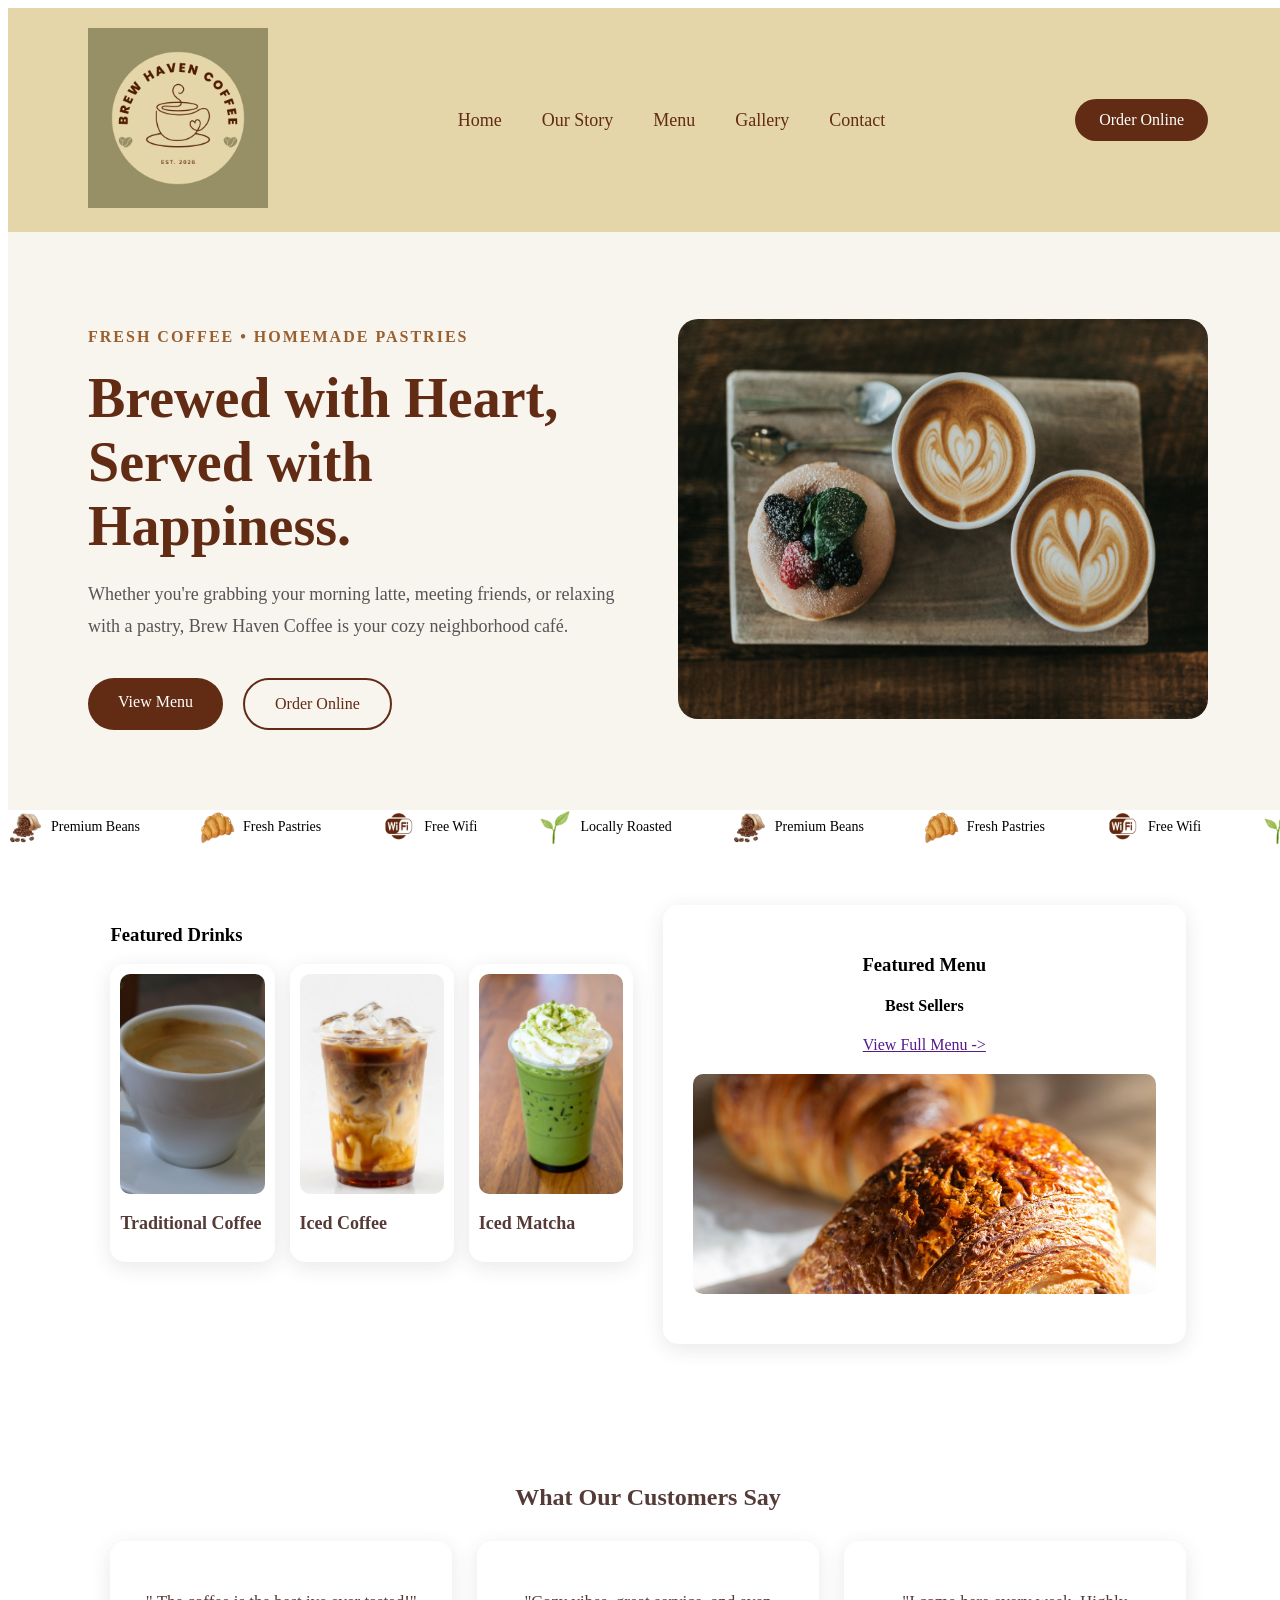
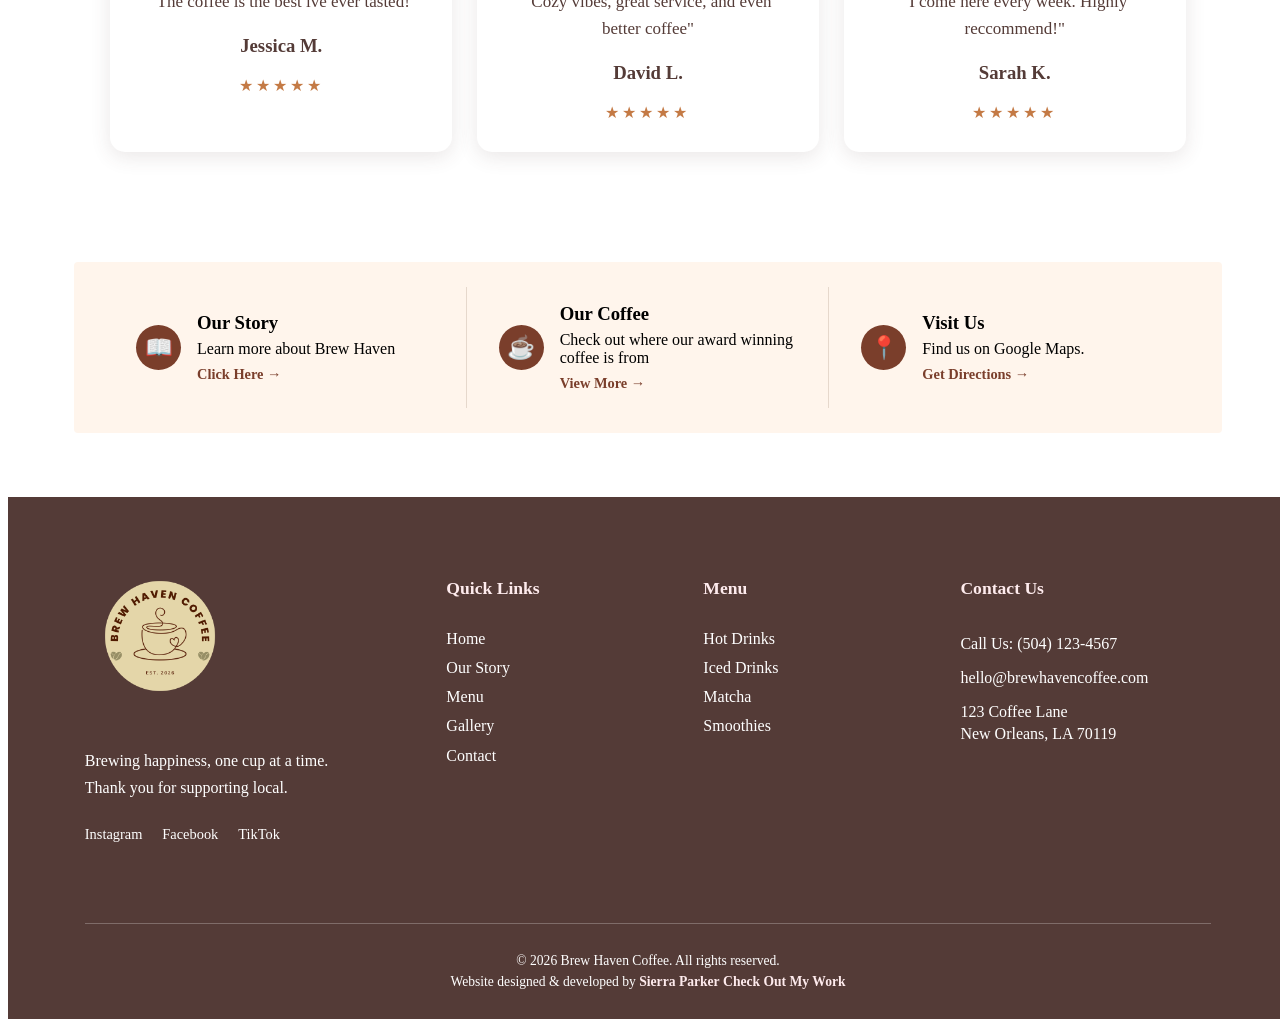
<file: Website/index.html>
<!DOCTYPE html>
<html lang="en">

<head>
    <meta charset="UTF-8">
    <meta name="viewport" content="width=device-width, initial-scale=1.0">

    <title>Brew Haven Coffee</title>

    <link rel="stylesheet" href="css/style.css">
    <link rel="stylesheet" href="css/responsive.css">
</head>

<body>

    <header>
        <nav class="navbar">

            <a href="index.html" class="logo">
                <img class="navbar-img" src="images/Brew-Haven-Coffee-Logo-Sage.png" alt="Brew Haven Coffee Logo">
            </a>

            <div class="navbar-links">
                <a href="index.html">Home</a>
                <a href="about.html">Our Story</a>
                <a href="menu.html">Menu</a>
                <a href="gallery.html">Gallery</a>
                <a href="contact.html">Contact</a>
            </div>

            <a class="order-online" href="orderonline.html">
                Order Online
            </a>

        </nav>
    </header>

    <main>

        <section class="hero">
            <!-- Left Side -->
            <div class="hero-text">

                <p class="hero-subtitle">
                    Fresh Coffee • Homemade Pastries
                </p>

                <h1>
                    Brewed with Heart,
                    Served with Happiness.
                </h1>

                <p class="hero-description">
                    Whether you're grabbing your morning latte,
                    meeting friends, or relaxing with a pastry,
                    Brew Haven Coffee is your cozy neighborhood café.
                </p>

                <div class="hero-buttons">

                    <a href="menu.html" class="primary-btn">
                        View Menu
                    </a>

                    <a href="orderonline.html" class="secondary-btn">
                        Order Online
                    </a>

                </div>

            </div>

            <!-- Right Side -->

            <div class="hero-image">

                <img class="hero-img" src="images/Coffee-and-food-1.jpg" alt="Fresh coffee and pastries">

            </div>

        </section>
        <section class="whyus">
            <div class="why-us-track">

            </div>

        </section>

        <section class="featured-section">
            <div class="featured-drinks">
                <h3>Featured Drinks</h3>

                <div class="drinks">
                    <div class="drink">
                        <img src="images/black-coffee.png" alt="cup of black coffee">
                        <p>Traditional Coffee</p>

                    </div>
                    <div class="drink">
                        <img src="images/carmel-iced.png" alt="Iced carmel latte">
                        <p>Iced Coffee</p>

                    </div>
                    <div class="drink">
                        <img src="images/iced-matcha.png" alt="Iced matcha drink">
                        <p>Iced Matcha</p>

                    </div>
                </div>
            </div>

            <div class="featured-menu">
                <h3>Featured Menu</h3>
                <h4>Best Sellers</h4>
                <a href="">View Full Menu -></a>
                <img src="images/Coffee-and-food-2.jpg" id="menu-img" alt="">
            </div>
        </section>

        <section class="testimonials">
            <h2>What Our Customers Say</h2>
            <div id="testimonial-container"></div>

        </section>

        <section class="call-to-action">
            <div class="our-story">
                <div class="call-icon">📖</div>
                <div>
                    <h3>Our Story</h3>
                    <p>Learn more about Brew Haven</p>
                    <a href="#">Click Here →</a>
                </div>
            </div>


            <div class="our-coffee-bio">
                <div class="call-icon">☕</div>
                <div>
                    <h3>Our Coffee</h3>
                    <p>Check out where our award winning coffee is from</p>
                    <button data-open-button="#our-coffee">View More →</button>
                </div>
            </div>
            <div class="our-coffee" id="our-coffee">
                <div class="coffee-story-header">
                    <h2>Our Coffee</h2>
                    <button data-close-button class="coffee-story-close-button">&times;</button>
                </div>
                <div class="coffee-story-body">
                    <p>Lorem ipsum dolor sit amet consectetur, adipisicing elit. Blanditiis nihil asperiores reiciendis
                        consequuntur, voluptatibus quasi fugiat suscipit! Deserunt vitae sunt quis provident sit ut
                        harum accusantium nam, maxime aliquid autem!</p>
                </div>
            </div>

            <div id="overlay"></div>

            <div class="location">
                <div class="call-icon">📍</div>
                <div>
                    <h3>Visit Us</h3>
                    <p>Find us on Google Maps.</p>
                    <a href="https://maps.app.goo.gl/k5i51asqncuvhvxy5">Get Directions →</a>
                </div>
            </div>


        </section>
    </main>

    <footer>
        <div class="footer-logo">
            <img src="images/Brew-Haven-Coffee-Logo.png" alt="Brew Haven Coffee logo.">
            <p>Brewing happiness, one cup at a time. Thank you for supporting local.</p>
            <a href="">Instagram</a>
            <a href="">Facebook</a>
            <a href="">TikTok</a>
        </div>

        <div class="quick-links">
            <h3>Quick Links</h3>
            <a href="index.html">Home</a>
            <a href="about.html">Our Story</a>
            <a href="menu.html">Menu</a>
            <a href="gallery.html">Gallery</a>
            <a href="contact.html">Contact</a>
        </div>

        <div class="menu">
            <h3>Menu</h3>
            <a href="">Hot Drinks</a>
            <a href="">Iced Drinks</a>
            <a href="">Matcha</a>
            <a href="">Smoothies</a>
        </div>

        <div class="contact-us">
            <h3>Contact Us</h3>
            <div class="footer-phone">
                <a href="tel:+15041234567">Call Us: (504) 123-4567</a>
            </div>
            <div class="footer-email">
                <a href="mailto:hello@brewhavencoffee.com">hello@brewhavencoffee.com</a>
            </div>
            <div class="footer-address">
                <a href="https://maps.app.goo.gl/k5i51asqncuvhvxy5">123 Coffee Lane</a>
                <p>New Orleans, LA 70119</p>
            </div>

        </div>
        <div class="footer-credit">
            <p>© 2026 Brew Haven Coffee. All rights reserved.</p>
            <p>Website designed & developed by
                <a href="mailto:parkersierra28@gmail.com">Sierra Parker</a>
                <a href="https://sierra-portfolio-puce.vercel.app/index.html">Check Out My Work</a>
            </p>
        </div>
    </footer>

    <script src="js/script.js"></script>

</body>

</html>
</file>
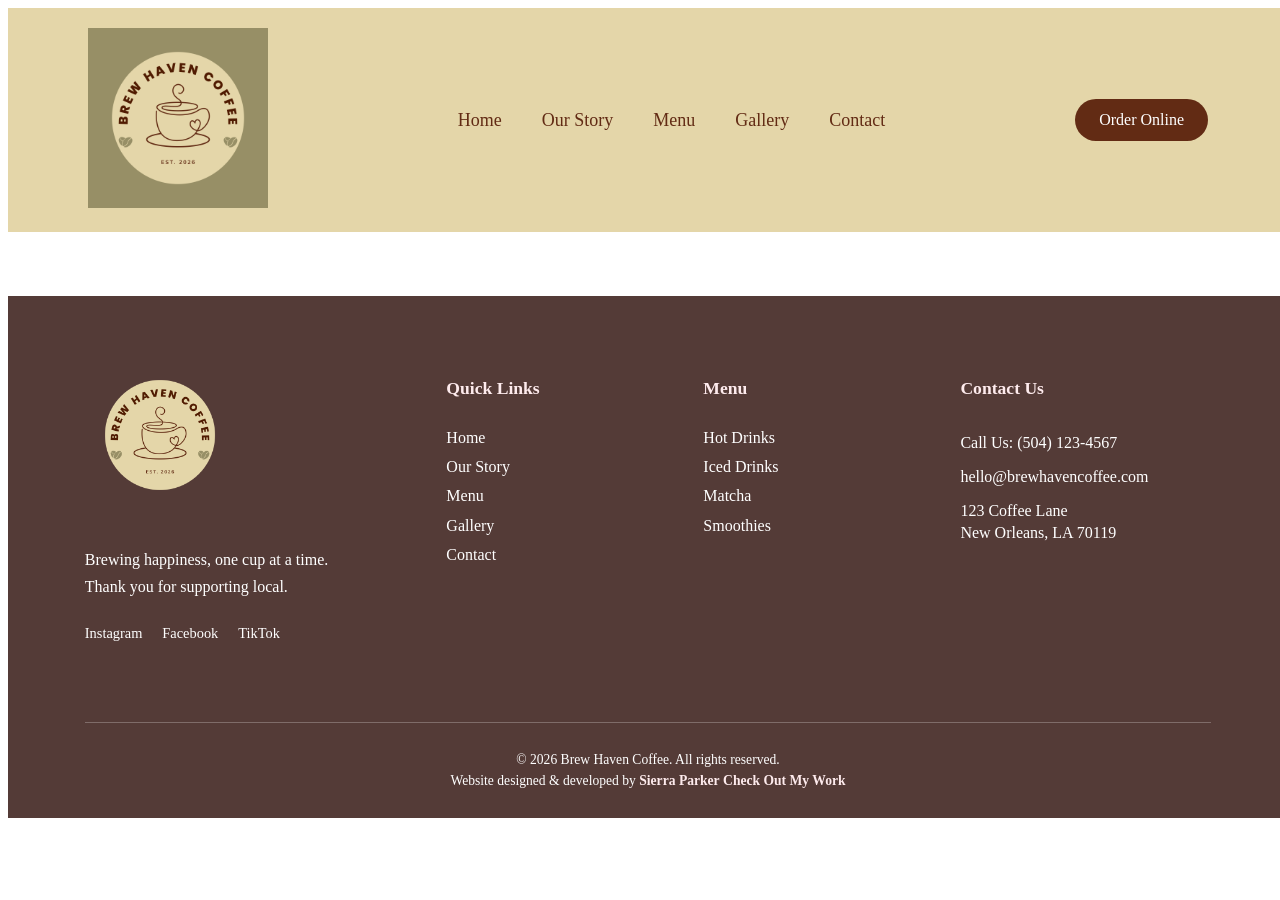
<file: Website/about.html>
<!DOCTYPE html>
<html lang="en">

<head>
    <meta charset="UTF-8">
    <meta name="viewport" content="width=device-width, initial-scale=1.0">

    <title>Brew Haven Coffee</title>

    <link rel="stylesheet" href="css/style.css">
     <link rel="stylesheet" href="css/responsive.css">
</head>

<body>

    <header>
        <nav class="navbar">

            <a href="index.html" class="logo">
                <img class="navbar-img" src="images/Brew-Haven-Coffee-Logo-Sage.png" alt="Brew Haven Coffee Logo">
            </a>

            <div class="navbar-links">
                <a href="index.html">Home</a>
                <a href="about.html">Our Story</a>
                <a href="menu.html">Menu</a>
                <a href="gallery.html">Gallery</a>
                <a href="contact.html">Contact</a>
            </div>

            <a class="order-online" href="orderonline.html">
                Order Online
            </a>

        </nav>
    </header>
        
    
    <footer>
        <div class="footer-logo">
            <img src="images/Brew-Haven-Coffee-Logo.png" alt="Brew Haven Coffee logo.">
            <p>Brewing happiness, one cup at a time. Thank you for supporting local.</p>
            <a href="">Instagram</a>
            <a href="">Facebook</a>
            <a href="">TikTok</a>
        </div>

        <div class="quick-links">
            <h3>Quick Links</h3>
            <a href="index.html">Home</a>
            <a href="about.html">Our Story</a>
            <a href="menu.html">Menu</a>
            <a href="gallery.html">Gallery</a>
            <a href="contact.html">Contact</a>
        </div>

        <div class="menu">
            <h3>Menu</h3>
            <a href="">Hot Drinks</a>
            <a href="">Iced Drinks</a>
            <a href="">Matcha</a>
            <a href="">Smoothies</a>
        </div>

        <div class="contact-us">
            <h3>Contact Us</h3>
            <div class="footer-phone">
                <a href="tel:+15041234567">Call Us: (504) 123-4567</a>
            </div>
            <div class="footer-email">
                <a href="mailto:hello@brewhavencoffee.com">hello@brewhavencoffee.com</a>
            </div>
            <div class="footer-address">
                <a href="https://maps.app.goo.gl/k5i51asqncuvhvxy5">123 Coffee Lane</a>
                <p>New Orleans, LA 70119</p>
            </div>

        </div>
        <div class="footer-credit">
            <p>© 2026 Brew Haven Coffee. All rights reserved.</p>
            <p>Website designed & developed by
                <a href="mailto:parkersierra28@gmail.com">Sierra Parker</a>
                <a href="https://sierra-portfolio-puce.vercel.app/index.html">Check Out My Work</a>
            </p>
        </div>
    </footer>
    <script src="js/script.js"></script>
    </body>
    </html>
</file>
<file: Website/css/style.css>
html,
body {
    width: 100%;
    max-width: 100%;
    overflow-x: hidden;
}

/* Navigation */

.navbar {
    display: flex;
    justify-content: space-between;
    align-items: center;

    padding: 20px 80px;

    background: #e4d6a9;
}

.navbar-img {
    width: 180px;
    height: auto;
}

.navbar-links {
    display: flex;
    gap: 40px;
}

.navbar-links a {
    text-decoration: none;
    color: #622b14;
    font-size: 18px;
    font-weight: 500;
}

.navbar-links a:hover {
    color: #995f2f;
}

.order-online {
    text-decoration: none;

    background: #622b14;
    color: white;

    padding: 12px 24px;

    border-radius: 40px;

    transition: .3s;
}

.order-online:hover {
    background: #995f2f;
}

/* Hero Section */

.hero-img {
    width: 600px;
    height: 400px;
}

.hero {

    display: flex;

    justify-content: space-between;

    align-items: center;

    padding: 80px;

    background: #F8F4EE;

    gap: 60px;

}

.hero-text {

    flex: 1;

}

.hero-image {

    flex: 1;

}

.hero-img {

    width: 100%;

    border-radius: 20px;

}

.hero-subtitle {

    color: #995f2f;

    font-weight: 600;

    letter-spacing: 2px;

    text-transform: uppercase;

}

.hero h1 {

    font-size: 56px;

    color: #622b14;

    margin: 20px 0;

}

.hero-description {

    font-size: 18px;

    line-height: 1.8;

    color: #555;

    margin-bottom: 35px;

}

.hero-buttons {

    display: flex;

    gap: 20px;

}

.primary-btn {

    background: #622b14;

    color: white;

    text-decoration: none;

    padding: 15px 30px;

    border-radius: 50px;

}

.primary-btn:hover {

    background: #995f2f;

}

.secondary-btn {

    border: 2px solid #622b14;

    color: #622b14;

    text-decoration: none;

    padding: 15px 30px;

    border-radius: 50px;

}

.secondary-btn:hover {

    background: #622b14;

    color: white;

}

.why-us {
    width: 100%;
    overflow: hidden;
    padding: 10px 0;
    background: #f8f4ed;
    margin-bottom: 25px;
}

.why-us-track {
    display: flex;
    align-items: center;
    gap: 60px;
    width: max-content;
    animation: scroll 15s linear infinite;
}

.why-us-item {
    display: flex;
    align-items: center;
    gap: 8px;
    white-space: nowrap;
    flex-shrink: 0;
}

.why-us-item img {
    width: 35px;
    height: 35px;
    object-fit: contain;
}

.why-us-item span {
    font-size: 14px;
}

@keyframes scroll {
    from {
        transform: translateX(100vw);
    }

    to {
        transform: translateX(-100%);
    }
}

.featured-section {
    display: grid;
    grid-template-columns: 1fr 1fr;
    gap: 30px;
    padding: 60px 8%;
    align-items: stretch;
}

.drinks {
    display: flex;
    justify-content: center;
    gap: 15px;
}

.drinks p {
    font-size: medium;
    color: #622b14;
}

.drink {
    background: white;
    flex: 1;
    padding: 10px;
    border-radius: 15px;
    box-shadow: 0 5px 20px rgba(84, 59, 55, 0.12);
    transition: transform 0.3s ease, box-shadow 0.3s ease;
}

.drink img {
    width: 100%;
    height: 220px;
    object-fit: cover;
    border-radius: 10px;
}

.drink p {
    font-size: 18px;
    font-weight: bold;
    color: #543b37;
    margin-top: 15px;
}

.drink:hover {
    transform: translateY(-8px);
    box-shadow: 0 10px 25px rgba(84, 59, 55, 0.2);
}

.featured-menu {
    background: white;
    padding: 30px;
    border-radius: 15px;
    text-align: center;
    box-shadow: 0 5px 20px rgba(84, 59, 55, 0.12);
}

.featured-menu img {
    width: 100%;
    height: 220px;
    object-fit: cover;
    border-radius: 10px;
    display: block;
    margin: 20px 0;
}

.testimonials {
    text-align: center;
    padding: 60px 8%;
}

.testimonials h2 {
    color: #543b37;
    margin-bottom: 30px;
}

#testimonial-container {
    display: flex;
    justify-content: center;
    gap: 25px;
}

.testimonial-card {
    background: white;
    padding: 30px;
    width: 30%;
    border-radius: 15px;
    box-shadow: 0 5px 20px rgba(84, 59, 55, 0.12);
}

.testimonial-card p {
    font-size: 17px;
    line-height: 1.6;
    color: #543b37;
}

.testimonial-card h3 {
    margin-top: 20px;
    color: #543b37;
}

.testimonial-card span {
    color: #c47a45;
    letter-spacing: 3px;
}

.call-to-action {
    width: 85%;
    max-width: 1100px;
    margin: 50px auto;
    padding: 25px 30px;

    display: grid;
    grid-template-columns: repeat(3, 1fr);

    background-color: #fff5ec;
    border-radius: 4px;
}


.call-to-action>div {
    padding: 1rem 2rem;
    border-right: 1px solid #e6d8cc;
}

.call-to-action>div:last-child {
    border-right: none;
}

.call-to-action>div>div:last-child {
    flex: 1;
}

.call-to-action h3 {
    margin: 0 0 0.4rem;
}

.call-to-action p {
    margin: 0 0 0.4rem;
}

.call-icon {
    width: 45px;
    height: 45px;
    border-radius: 50%;
    background-color: #7a3e2b;
    color: white;
    display: flex;
    align-items: center;
    justify-content: center;
    font-size: 1.4rem;
    flex-shrink: 0;
}

.call-to-action>div {
    display: flex;
    align-items: center;
    gap: 1rem;
    padding: 1rem 2rem;
}

.call-to-action a,
.call-to-action button {
    font-family: inherit;
    font-size: 0.9rem;
    color: #7a3e2b;
    font-weight: 600;
}

.call-to-action a {
    text-decoration: none;
}

.call-to-action a:hover {
    text-decoration: underline;
}

.call-to-action button {
    border: none;
    background: none;
    padding: 0;
    cursor: pointer;
}

.call-to-action button:hover {
    text-decoration: underline;
}

.our-story,
.our-coffee-bio,
.visit-us {
    padding: 10px 30px;
}

.our-story,
.our-coffee-bio {
    border-right: 1px solid #e6d8cc;
}

.our-coffee {
    position: fixed;
    top: 50%;
    left: 50%;
    transform: translate(-50%, -50%) scale(0);
    transition: 200ms ease-in-out;
    border: 5px solid #622b14;
    border-radius: 10px;
    /* z-index: 10; */
    z-index: 1000;
    background-color: #e4d6a9;
    width: 500px;
    max-width: 75%;
}

.our-coffee.active {
    transform: translate(-50%, -50%) scale(1)
}

.coffee-story-header {
    padding: 10px 15px;
    display: flex;
    justify-content: space-between;
    align-items: center;
    border-bottom: 2px solid #622b14;
    font-size: 1.25rem;
    font-weight: bold;
}

.coffee-story-close-button {
    cursor: pointer;
    border: none;
    outline: none;
    background: none;
    font-size: 1.25rem;
    font-weight: bold;

}

.coffee-story-body {
    padding: 10px 15px;

}

#overlay {
    position: fixed;
    inset: 0;
    background-color: rgba(0, 0, 0, 0.5);
    opacity: 0;
    pointer-events: none;
    transition: opacity 200ms ease-in-out;
    z-index: 999;
}

#overlay.active {
    opacity: 1;
    pointer-events: all;
}

/* ========================================
   FOOTER
======================================== */

footer {
    background-color: #543B37;
    color: #fff;
    padding: 4rem 6% 1.5rem;

    display: grid;
    grid-template-columns: 1.5fr 1fr 1fr 1.2fr;
    gap: 3rem;

    margin-top: 4rem;
}


/* ========================================
   FOOTER LOGO / BRAND
======================================== */

.footer-logo img {
    width: 150px;
    height: auto;
    margin-bottom: 1rem;
}

.footer-logo p {
    max-width: 280px;
    line-height: 1.7;
    margin-bottom: 1.5rem;
}


/* Social links */

.footer-logo a {
    color: #fff;
    text-decoration: none;
    margin-right: 1rem;
    font-size: 0.9rem;
    transition: color 0.2s ease;
}

.footer-logo a:hover {
    color: #DB9C85;
}


/* ========================================
   FOOTER HEADINGS
======================================== */

footer h3 {
    color: #FEEBED;
    margin-bottom: 1.2rem;
    font-size: 1.1rem;
}


/* ========================================
   QUICK LINKS + MENU
======================================== */

.quick-links,
.menu {
    display: flex;
    flex-direction: column;
    gap: 0.7rem;
}

.quick-links a,
.menu a {
    color: #fff;
    text-decoration: none;
    width: fit-content;
    transition: color 0.2s ease;
}

.quick-links a:hover,
.menu a:hover {
    color: #DB9C85;
}


/* ========================================
   CONTACT
======================================== */

.contact-us {
    display: flex;
    flex-direction: column;
    gap: 1rem;
}

.contact-us a {
    color: #fff;
    text-decoration: none;
    transition: color 0.2s ease;
}

.contact-us a:hover {
    color: #DB9C85;
}

.footer-address p {
    margin-top: 0.25rem;
    color: #fff;
}


/* ========================================
   FOOTER CREDIT
======================================== */

.footer-credit {
    grid-column: 1 / -1;

    border-top: 1px solid rgba(255, 255, 255, 0.25);

    margin-top: 2rem;
    padding-top: 1.5rem;

    text-align: center;

    font-size: 0.85rem;
}

.footer-credit p {
    margin: 0.3rem 0;
}

.footer-credit a {
    color: #FEEBED;
    text-decoration: none;
    font-weight: 600;
}

.footer-credit a:hover {
    color: #DB9C85;
}
</file>
<file: Website/css/responsive.css>
@media (max-width: 768px) {
    .call-to-action {
        width: 90%;
        grid-template-columns: 1fr;
        gap: 0;
    }

    .our-story,
    .our-coffee-bio,
    .visit-us {
        padding: 20px;
        border-right: none;
        border-bottom: 1px solid #e6d8cc;
    }

    .visit-us {
        border-bottom: none;
    }
}
</file>
